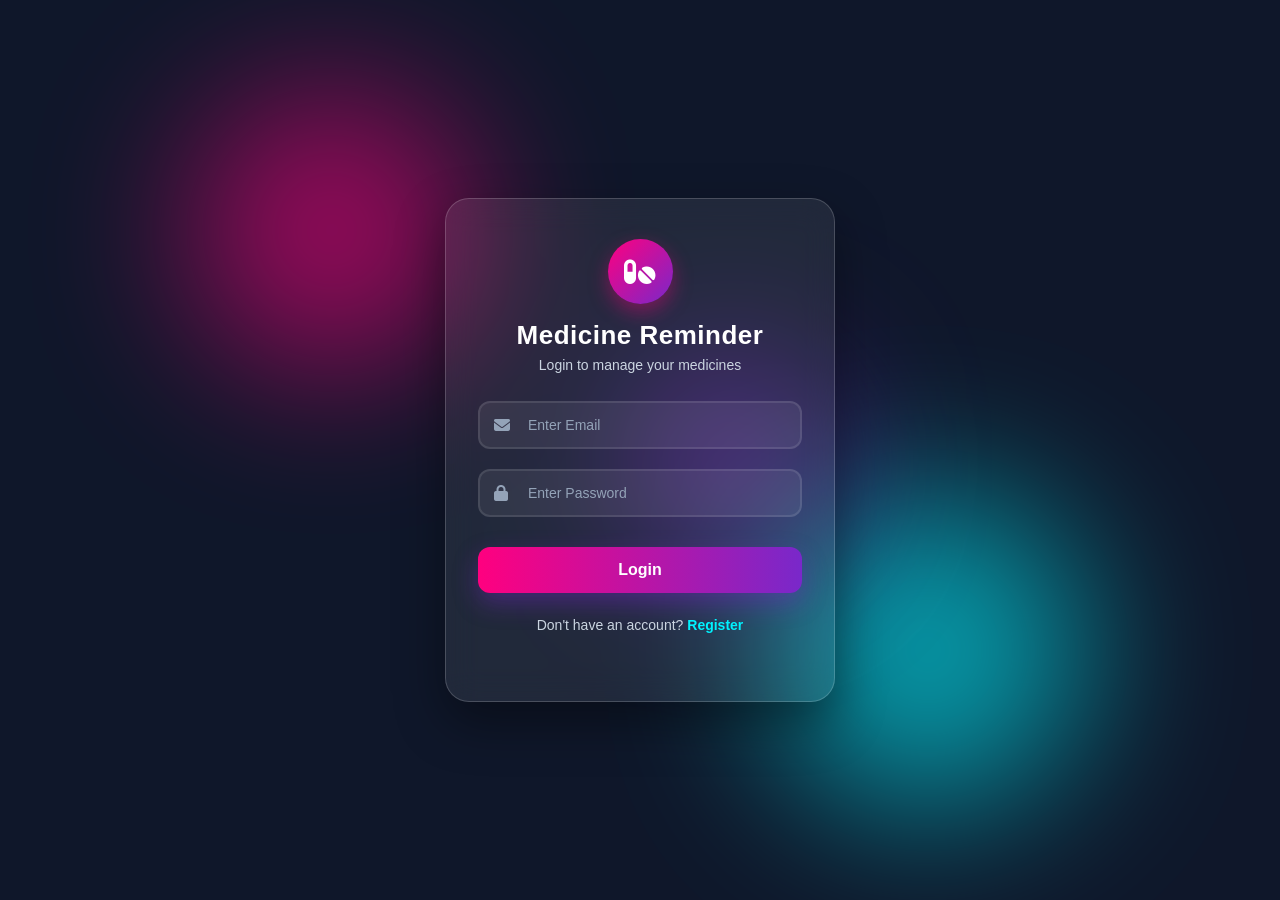
<file: index.html>
<!DOCTYPE html>
<html lang="en">
<head>
    <meta charset="UTF-8">
    <meta name="viewport" content="width=device-width, initial-scale=1.0">
    <title>Medicine Reminder</title>
    <!-- FontAwesome for Medical & Input Icons -->
    <link rel="stylesheet" href="https://cdnjs.cloudflare.com/ajax/libs/font-awesome/6.4.0/css/all.min.css">
    
    <style>
        * {
            margin: 0;
            padding: 0;
            box-sizing: border-box;
            font-family: 'Poppins', sans-serif;
        }

        body {
            min-height: 100vh;
            display: flex;
            justify-content: center;
            align-items: center;
            background: #0f172a; /* Dark sleek background */
            overflow: hidden;
            position: relative;
        }

        /* Glowing Animated Background Blobs */
        .blob {
            position: absolute;
            border-radius: 50%;
            filter: blur(80px);
            opacity: 0.6;
            animation: float 8s ease-in-out infinite alternate;
        }

        .blob-1 {
            top: 10%;
            left: 15%;
            width: 280px;
            height: 280px;
            background: #ff007f; /* Neon Pink */
        }

        .blob-2 {
            bottom: 10%;
            right: 15%;
            width: 320px;
            height: 320px;
            background: #00f2fe; /* Cyan Glow */
            animation-delay: -4s;
        }

        .blob-3 {
            top: 40%;
            right: 35%;
            width: 200px;
            height: 200px;
            background: #7928ca; /* Purple Glow */
        }

        @keyframes float {
            0% { transform: translateY(0px) scale(1); }
            100% { transform: translateY(30px) scale(1.1); }
        }

        /* Glassmorphism Card Container */
        .login-box {
            position: relative;
            background: rgba(255, 255, 255, 0.08);
            backdrop-filter: blur(16px);
            -webkit-backdrop-filter: blur(16px);
            border: 1px solid rgba(255, 255, 255, 0.18);
            padding: 40px 32px;
            border-radius: 24px;
            box-shadow: 0 20px 50px rgba(0, 0, 0, 0.4);
            width: 100%;
            max-width: 390px;
            text-align: center;
            z-index: 10;
        }

        .pill-icon {
            width: 65px;
            height: 65px;
            background: linear-gradient(135deg, #ff007f, #7928ca);
            border-radius: 50%;
            display: flex;
            align-items: center;
            justify-content: center;
            margin: 0 auto 16px;
            font-size: 28px;
            color: #ffffff;
            box-shadow: 0 8px 20px rgba(255, 0, 127, 0.4);
        }

        .login-box h1 {
            color: #ffffff;
            font-size: 26px;
            font-weight: 700;
            margin-bottom: 6px;
            letter-spacing: 0.5px;
        }

        .login-box p {
            color: #cbd5e1;
            font-size: 14px;
            margin-bottom: 28px;
        }

        /* Input Field Styling */
        .input-group {
            position: relative;
            margin-bottom: 20px;
        }

        .input-group i {
            position: absolute;
            left: 16px;
            top: 50%;
            transform: translateY(-50%);
            color: #94a3b8;
            font-size: 16px;
            transition: color 0.3s ease;
        }

        .login-box input {
            width: 100%;
            padding: 14px 16px 14px 48px;
            background: rgba(255, 255, 255, 0.07);
            border: 2px solid rgba(255, 255, 255, 0.1);
            border-radius: 12px;
            font-size: 14px;
            color: #ffffff;
            outline: none;
            transition: all 0.3s ease;
        }

        .login-box input::placeholder {
            color: #94a3b8;
        }

        .login-box input:focus {
            background: rgba(255, 255, 255, 0.12);
            border-color: #00f2fe;
            box-shadow: 0 0 15px rgba(0, 242, 254, 0.3);
        }

        .login-box input:focus + i {
            color: #00f2fe;
        }

        /* Gradient Button with Hover Effects */
        .login-box button {
            width: 100%;
            padding: 14px;
            background: linear-gradient(90deg, #ff007f 0%, #7928ca 50%, #00f2fe 100%);
            background-size: 200% auto;
            border: none;
            border-radius: 12px;
            color: #ffffff;
            font-size: 16px;
            font-weight: 600;
            cursor: pointer;
            transition: 0.4s ease;
            margin-top: 10px;
            box-shadow: 0 10px 25px rgba(121, 40, 202, 0.4);
        }

        .login-box button:hover {
            background-position: right center;
            box-shadow: 0 12px 30px rgba(0, 242, 254, 0.5);
            transform: translateY(-2px);
        }

        .login-box button:active {
            transform: translateY(0);
        }

        .footer-text {
            margin-top: 24px;
            font-size: 14px;
            color: #94a3b8;
        }

        .footer-text a {
            color: #00f2fe;
            text-decoration: none;
            font-weight: 600;
            transition: color 0.2s ease;
        }

        .footer-text a:hover {
            color: #ff007f;
            text-decoration: underline;
        }
    </style>
</head>
<body>

    <!-- Background glowing shapes -->
    <div class="blob blob-1"></div>
    <div class="blob blob-2"></div>
    <div class="blob blob-3"></div>

    <div class="login-box">
        <div class="pill-icon">
            <i class="fa-solid fa-pills"></i>
        </div>
        <h1>Medicine Reminder</h1>
        <p>Login to manage your medicines</p>

        <div class="input-group">
            <input type="email" placeholder="Enter Email" required>
            <i class="fa-solid fa-envelope"></i>
        </div>

        <div class="input-group">
            <input type="password" placeholder="Enter Password" required>
            <i class="fa-solid fa-lock"></i>
        </div>

        <button onclick="login()">Login</button>

        <p class="footer-text">Don't have an account? <a href="#">Register</a></p>
    </div>

    <script>
        function login() {
            window.location.href = "dashboard.html";
        }
    </script>

</body>
</html>
</file>
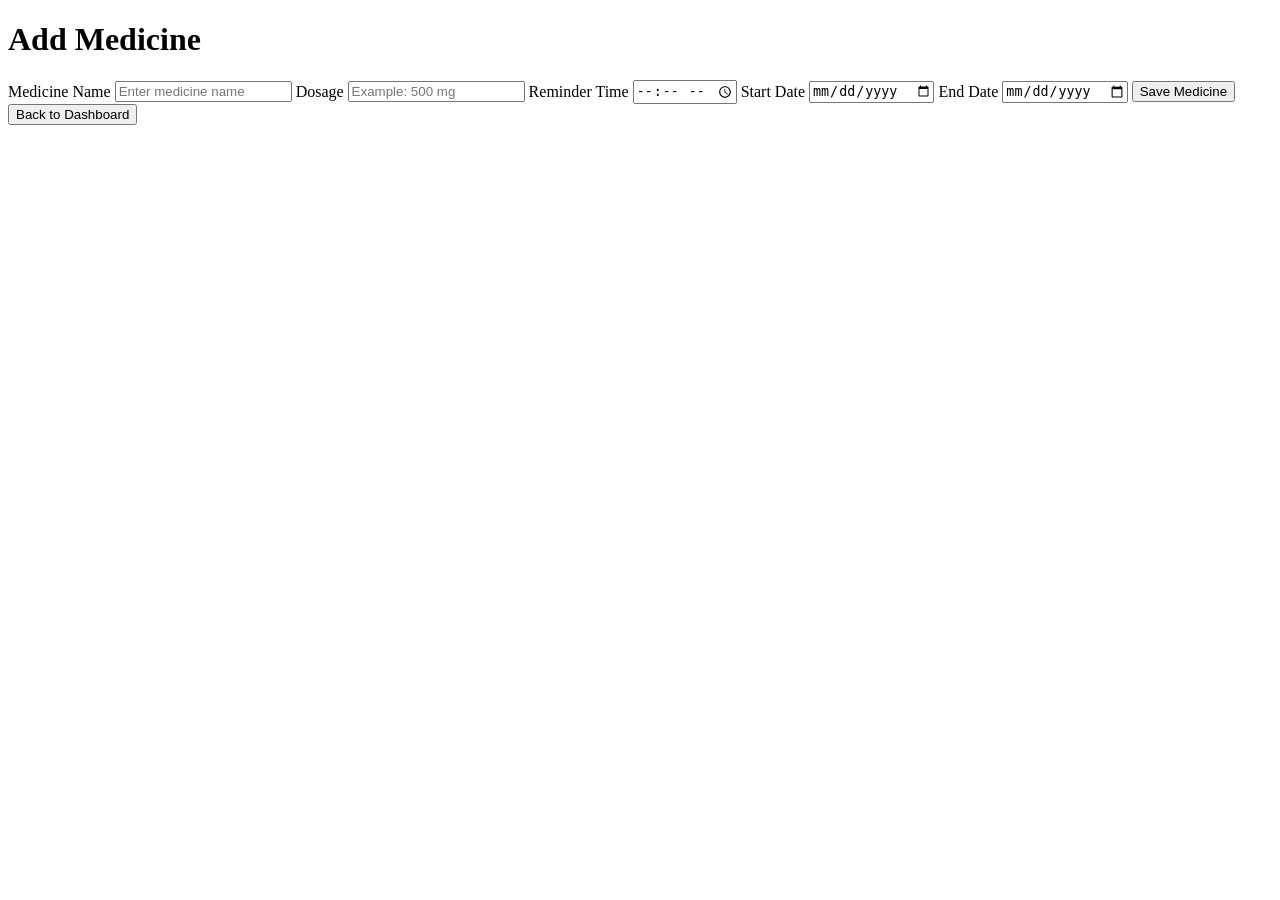
<file: add-medicine.html>
<!DOCTYPE html>
<html>
<head>
    <title>Add Medicine</title>
    <link rel="stylesheet" href="style.css">
</head>

<body>

    <div class="medicine-form">

        <h1>Add Medicine</h1>

        <label>Medicine Name</label>
        <input type="text" id="medicineName" placeholder="Enter medicine name">

        <label>Dosage</label>
        <input type="text" id="dosage" placeholder="Example: 500 mg">

        <label>Reminder Time</label>
        <input type="time" id="reminderTime">

        <label>Start Date</label>
        <input type="date" id="startDate">

        <label>End Date</label>
        <input type="date" id="endDate">

        <button onclick="saveMedicine()">Save Medicine</button>

        <button onclick="window.location.href='dashboard.html'">
            Back to Dashboard
        </button>

    </div>

    <script src="script.js"></script>

</body>
</html>
</file>
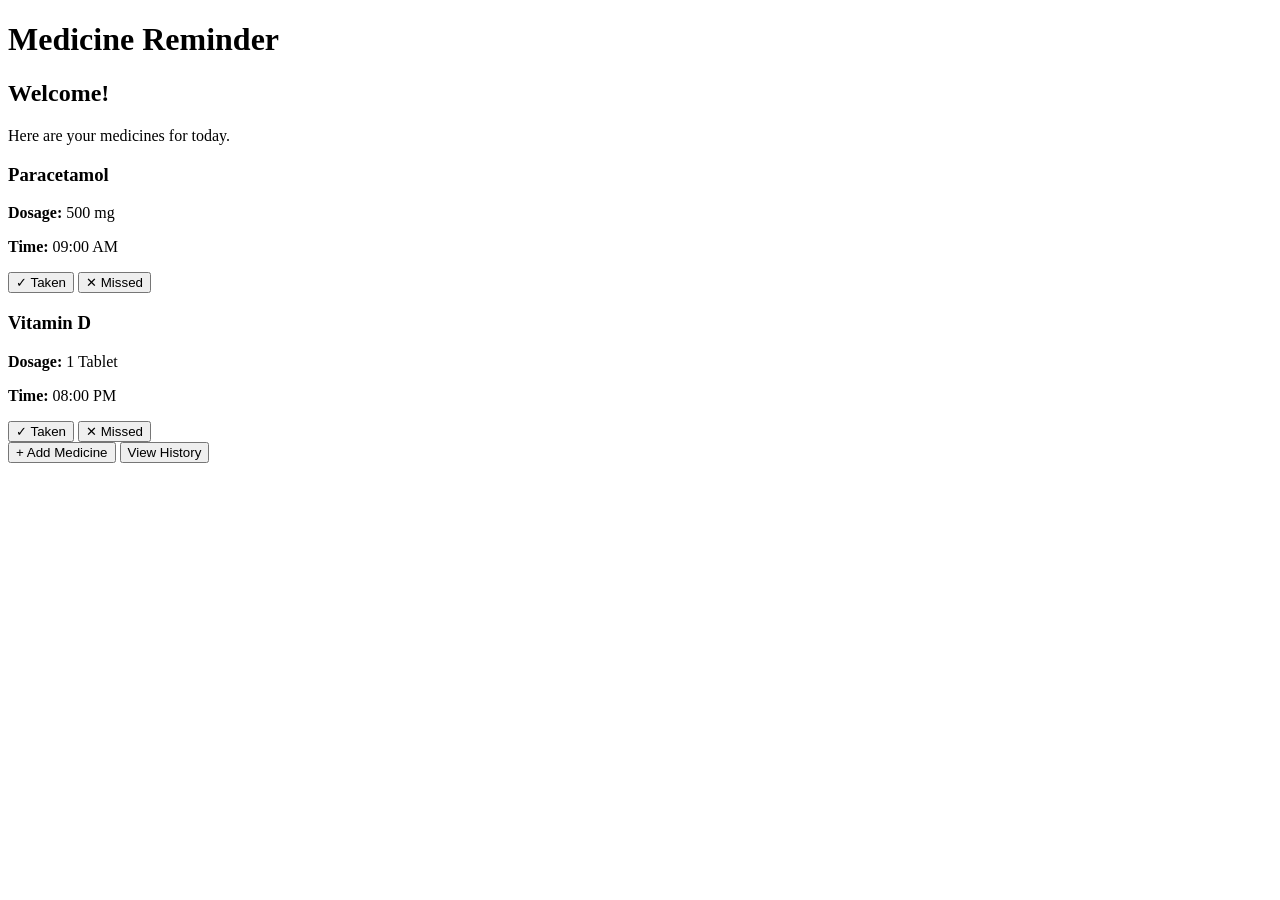
<file: dashboard.html>
<!DOCTYPE html>
<html>
<head>
    <title>Medicine Dashboard</title>
    <link rel="stylesheet" href="style.css">
</head>

<body>

    <div class="dashboard">

        <h1>Medicine Reminder</h1>

        <div class="top-section">
            <h2>Welcome!</h2>
            <p>Here are your medicines for today.</p>
        </div>

        <div class="medicine-card">

            <h3>Paracetamol</h3>

            <p><b>Dosage:</b> 500 mg</p>
            <p><b>Time:</b> 09:00 AM</p>

            <button onclick="medicineTaken('Paracetamol')">
                ✓ Taken
            </button>

            <button onclick="medicineMissed('Paracetamol')">
                ✕ Missed
            </button>

        </div>

        <div class="medicine-card">

            <h3>Vitamin D</h3>

            <p><b>Dosage:</b> 1 Tablet</p>
            <p><b>Time:</b> 08:00 PM</p>

            <button onclick="medicineTaken('Vitamin D')">
                ✓ Taken
            </button>

            <button onclick="medicineMissed('Vitamin D')">
                ✕ Missed
            </button>

        </div>

        <div class="menu">

            <button onclick="window.location.href='add-medicine.html'">
                + Add Medicine
            </button>

            <button onclick="window.location.href='history.html'">
                View History
            </button>

        </div>

    </div>

    <script src="script.js"></script>

</body>
</html>
</file>
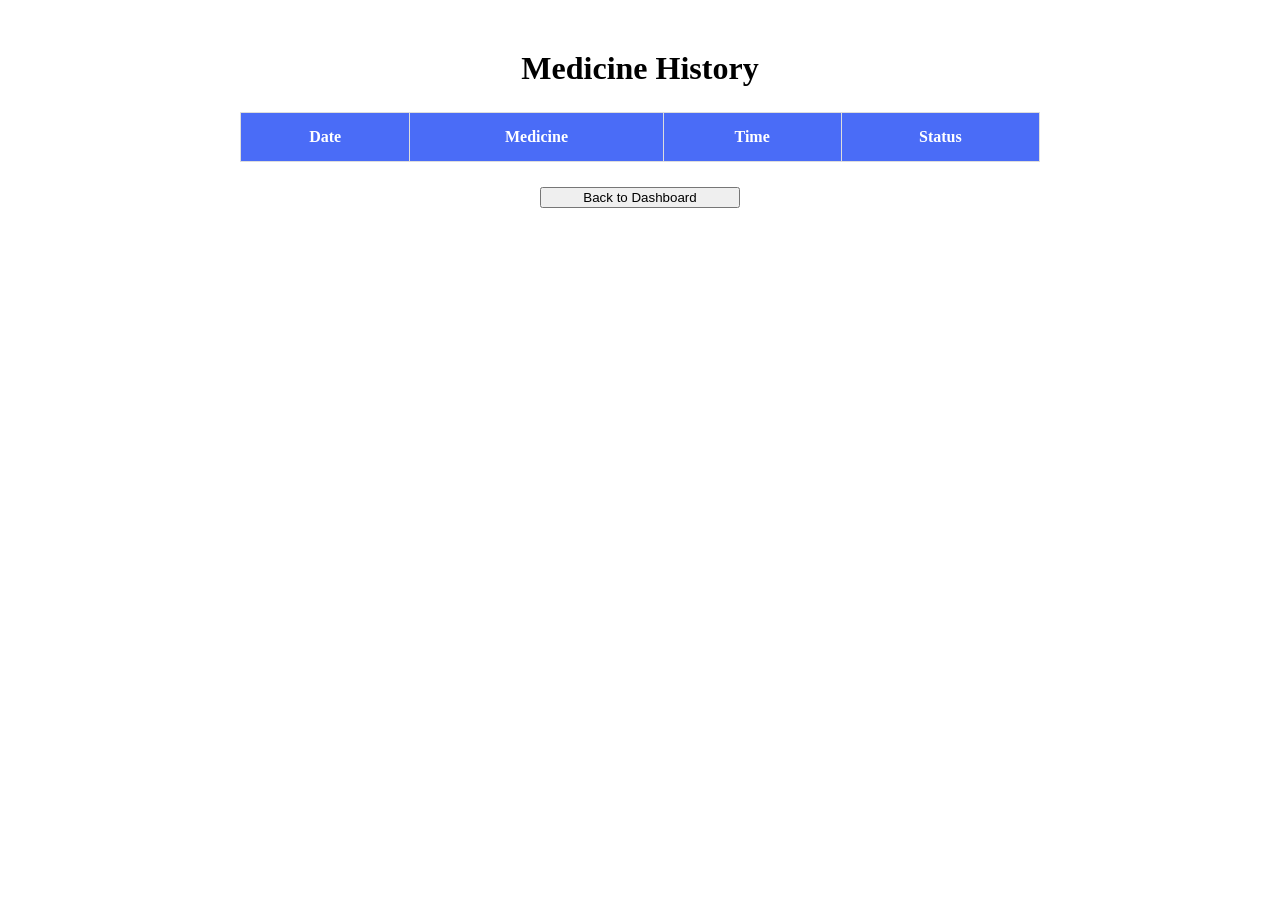
<file: history.html>
<!DOCTYPE html>
<html>

<head>
    <title>Medicine History</title>
    <link rel="stylesheet" href="style.css">
</head>

<body>

    <div class="history">

        <h1>Medicine History</h1>

        <table>

            <tr>
                <th>Date</th>
                <th>Medicine</th>
                <th>Time</th>
                <th>Status</th>
            </tr>

            <tbody id="historyList"></tbody>

        </table>

        <button onclick="window.location.href='dashboard.html'">
            Back to Dashboard
        </button>

    </div>

    <script src="script.js"></script>

</body>

</html>
</file>
<file: style.css>
.history {
    width: 800px;
    margin: 50px auto;
    text-align: center;
}

.history table {
    width: 100%;
    border-collapse: collapse;
    background-color: white;
    margin-top: 25px;
}

.history th,
.history td {
    padding: 15px;
    border: 1px solid #ddd;
}

.history th {
    background-color: #4a6cf7;
    color: white;
}

.taken {
    color: green;
    font-weight: bold;
}

.missed {
    color: red;
    font-weight: bold;
}

.history button {
    width: 200px;
    margin-top: 25px;
}
</file>
